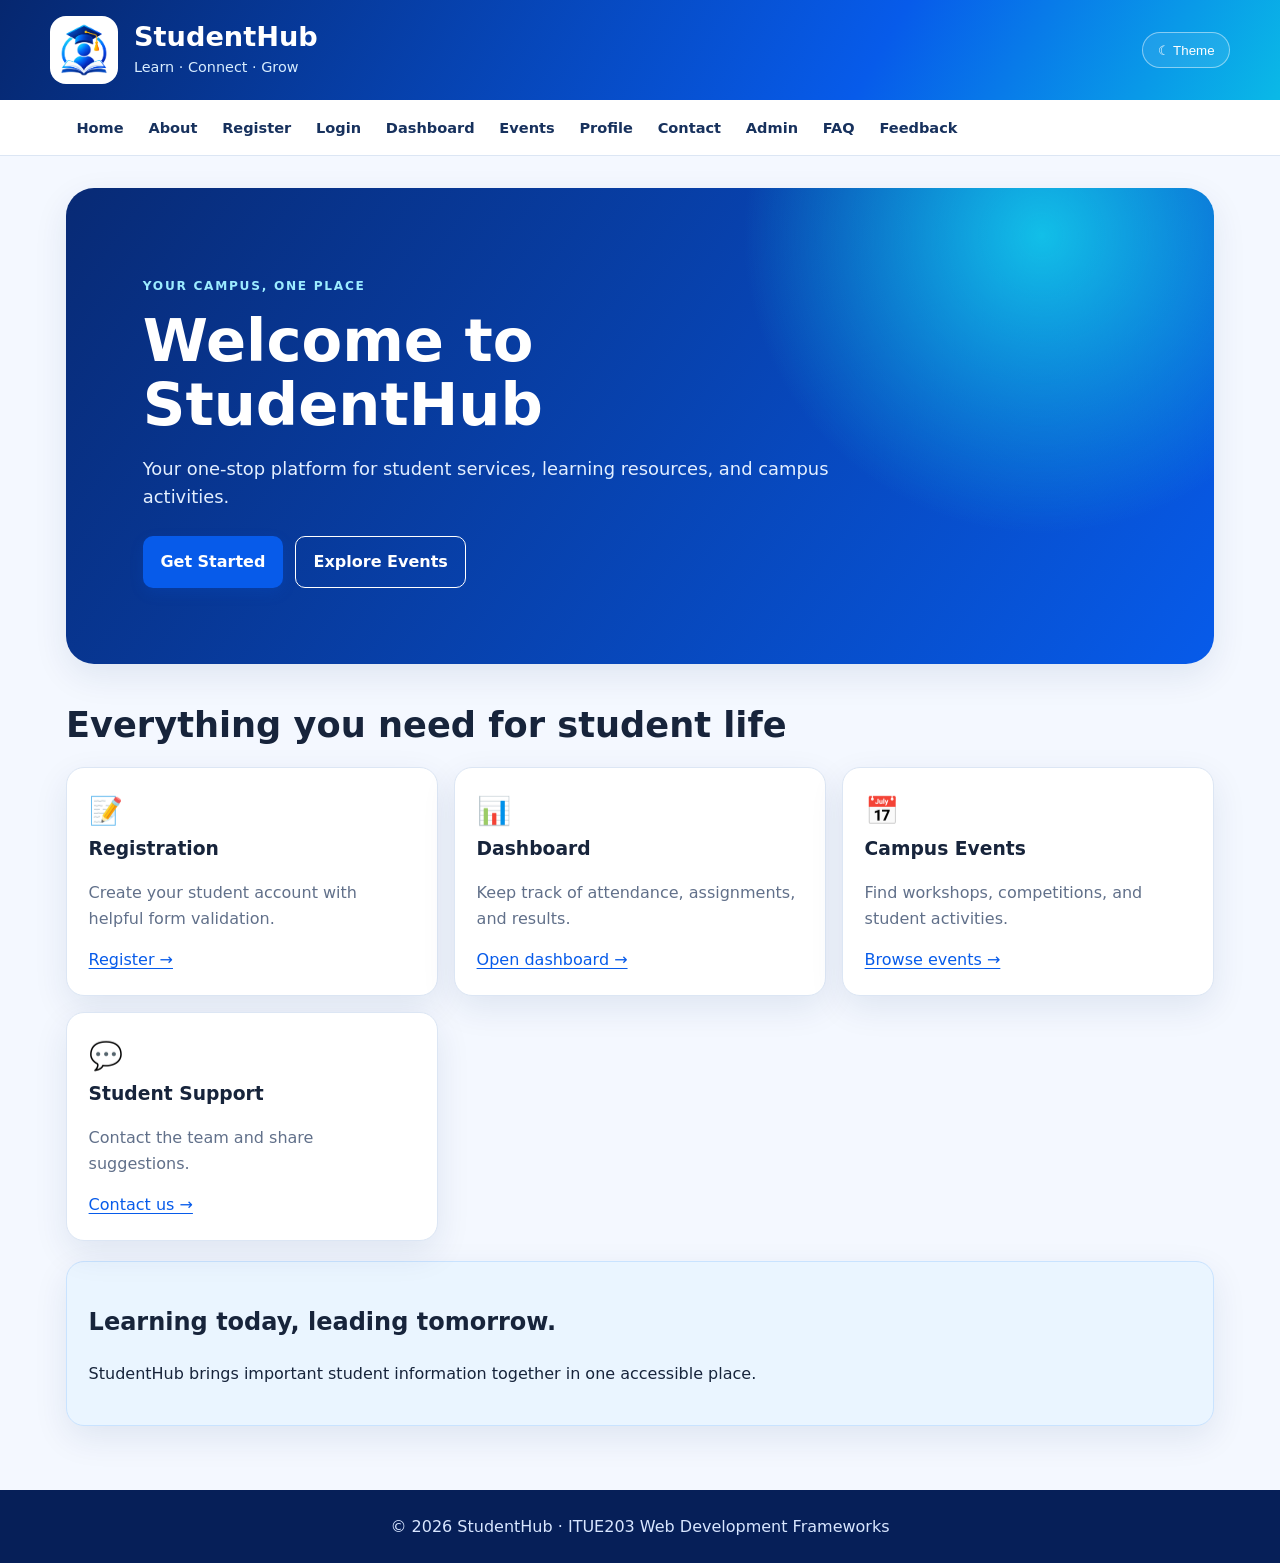
<file: index.html>
<!doctype html>
<html lang="en">
<head>
  <meta charset="utf-8">
  <meta name="viewport" content="width=device-width, initial-scale=1">
  <meta name="description" content="StudentHub student portal">
  <title>Home | StudentHub</title>
  <link rel="stylesheet" href="style.css">
</head>
<body>
<a class="skip-link" href="#main">Skip to content</a>
<header class="site-header">
  <img src="assets/logo.png" alt="StudentHub education logo" class="logo">
  <div><h1>StudentHub</h1><p>Learn · Connect · Grow</p></div>
  <button class="theme-toggle" id="themeToggle" type="button" aria-label="Toggle light and dark theme">☾ Theme</button>
</header>
<nav class="main-nav" aria-label="Main navigation">
  <button class="menu-toggle" id="menuToggle" aria-expanded="false" aria-controls="navLinks">☰ Menu</button>
  <div class="nav-links" id="navLinks"><a href="index.html">Home</a>
<a href="about.html">About</a>
<a href="register.html">Register</a>
<a href="login.html">Login</a>
<a href="dashboard.html">Dashboard</a>
<a href="events.html">Events</a>
<a href="profile.html">Profile</a>
<a href="contact.html">Contact</a>
<a href="admin.html">Admin</a>
<a href="faq.html">FAQ</a>
<a href="feedback.html">Feedback</a></div>
</nav>
<main id="main" class="page-wrap">

<section class="hero">
  <p class="eyebrow">YOUR CAMPUS, ONE PLACE</p>
  <h2>Welcome to StudentHub</h2>
  <p class="lead">Your one-stop platform for student services, learning resources, and campus activities.</p>
  <div class="hero-actions"><a class="button" href="register.html">Get Started</a><a class="button button-outline" href="events.html">Explore Events</a></div>
</section>
<section class="section"><h2>Everything you need for student life</h2><div class="card-grid">
<article class="card"><span class="card-icon">📝</span><h3>Registration</h3><p>Create your student account with helpful form validation.</p><a href="register.html">Register →</a></article>
<article class="card"><span class="card-icon">📊</span><h3>Dashboard</h3><p>Keep track of attendance, assignments, and results.</p><a href="dashboard.html">Open dashboard →</a></article>
<article class="card"><span class="card-icon">📅</span><h3>Campus Events</h3><p>Find workshops, competitions, and student activities.</p><a href="events.html">Browse events →</a></article>
<article class="card"><span class="card-icon">💬</span><h3>Student Support</h3><p>Contact the team and share suggestions.</p><a href="contact.html">Contact us →</a></article>
</div></section>
<section class="notice"><h2>Learning today, leading tomorrow.</h2><p>StudentHub brings important student information together in one accessible place.</p></section>

</main>
<footer class="site-footer"><p>&copy; 2026 StudentHub · ITUE203 Web Development Frameworks</p></footer>
<script src="script.js" defer></script>

</body>
</html>
</file>
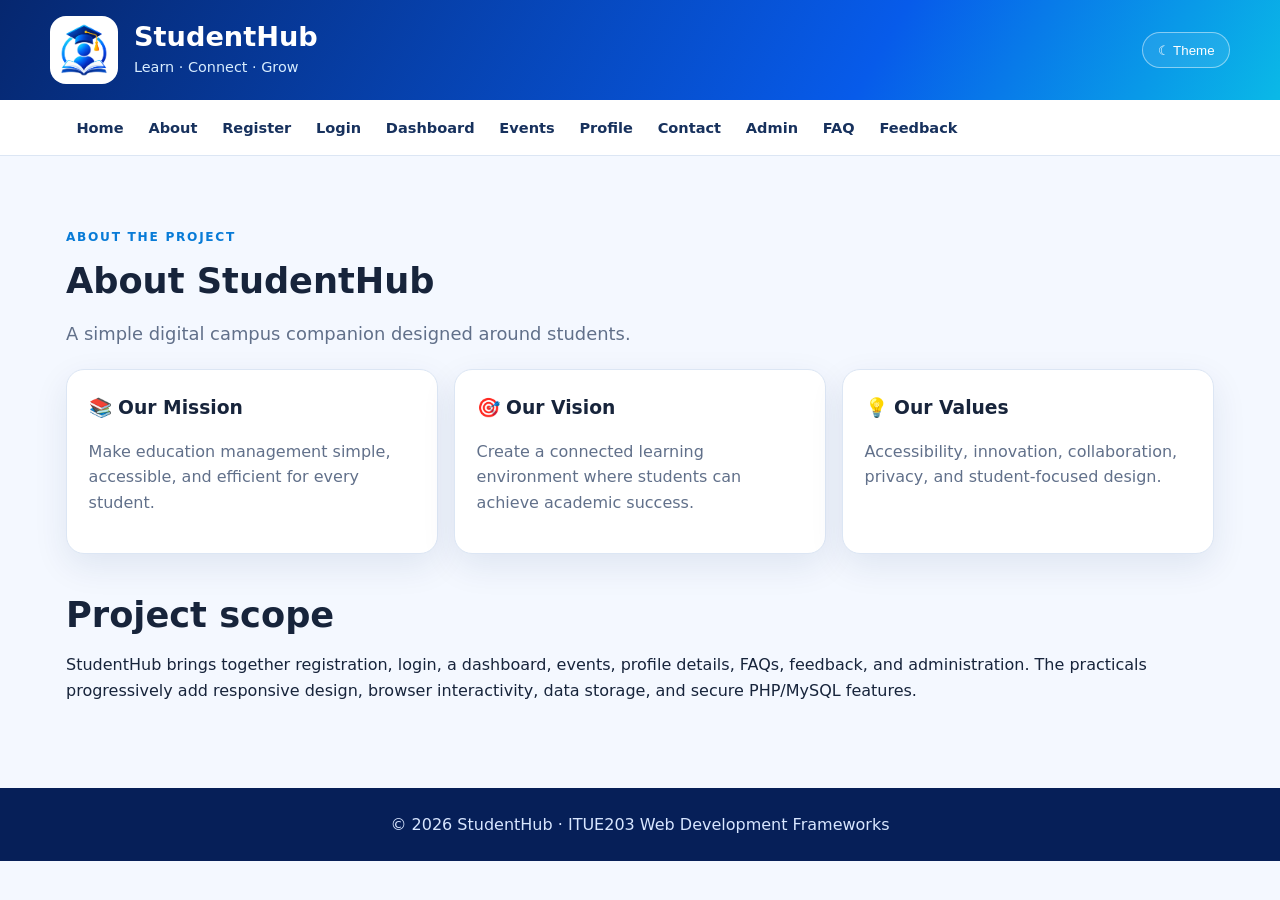
<file: about.html>
<!doctype html>
<html lang="en">
<head>
  <meta charset="utf-8">
  <meta name="viewport" content="width=device-width, initial-scale=1">
  <meta name="description" content="StudentHub student portal">
  <title>About | StudentHub</title>
  <link rel="stylesheet" href="style.css">
</head>
<body>
<a class="skip-link" href="#main">Skip to content</a>
<header class="site-header">
  <img src="assets/logo.png" alt="StudentHub education logo" class="logo">
  <div><h1>StudentHub</h1><p>Learn · Connect · Grow</p></div>
  <button class="theme-toggle" id="themeToggle" type="button" aria-label="Toggle light and dark theme">☾ Theme</button>
</header>
<nav class="main-nav" aria-label="Main navigation">
  <button class="menu-toggle" id="menuToggle" aria-expanded="false" aria-controls="navLinks">☰ Menu</button>
  <div class="nav-links" id="navLinks"><a href="index.html">Home</a>
<a href="about.html">About</a>
<a href="register.html">Register</a>
<a href="login.html">Login</a>
<a href="dashboard.html">Dashboard</a>
<a href="events.html">Events</a>
<a href="profile.html">Profile</a>
<a href="contact.html">Contact</a>
<a href="admin.html">Admin</a>
<a href="faq.html">FAQ</a>
<a href="feedback.html">Feedback</a></div>
</nav>
<main id="main" class="page-wrap">

<section class="page-heading"><p class="eyebrow">ABOUT THE PROJECT</p><h2>About StudentHub</h2><p class="lead">A simple digital campus companion designed around students.</p></section>
<section class="card-grid">
<article class="card"><h3>📚 Our Mission</h3><p>Make education management simple, accessible, and efficient for every student.</p></article>
<article class="card"><h3>🎯 Our Vision</h3><p>Create a connected learning environment where students can achieve academic success.</p></article>
<article class="card"><h3>💡 Our Values</h3><p>Accessibility, innovation, collaboration, privacy, and student-focused design.</p></article>
</section>
<section class="section"><h2>Project scope</h2><p>StudentHub brings together registration, login, a dashboard, events, profile details, FAQs, feedback, and administration. The practicals progressively add responsive design, browser interactivity, data storage, and secure PHP/MySQL features.</p></section>

</main>
<footer class="site-footer"><p>&copy; 2026 StudentHub · ITUE203 Web Development Frameworks</p></footer>
<script src="script.js" defer></script>

</body>
</html>
</file>
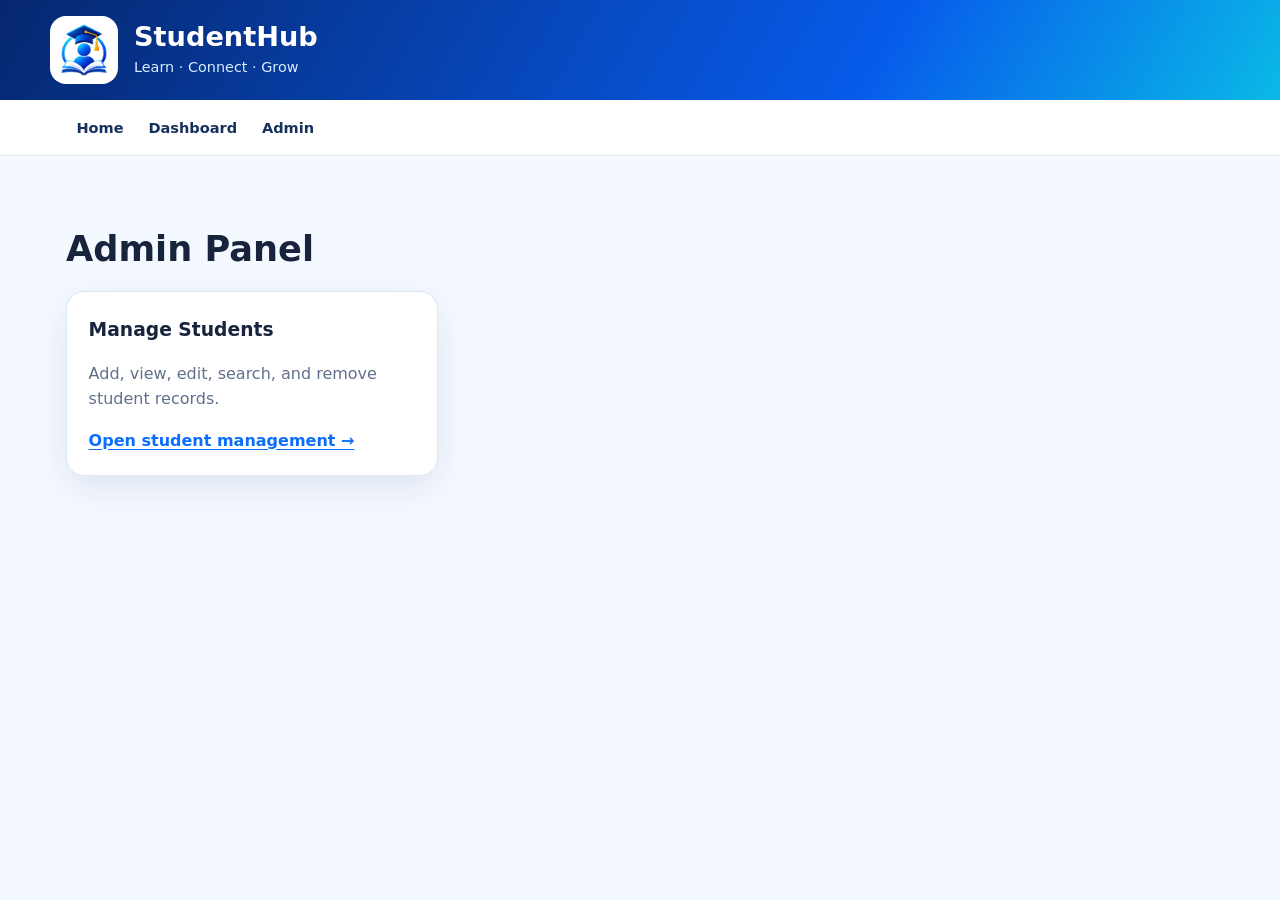
<file: admin.html>
<!doctype html>
<html lang="en">
<head>
  <meta charset="utf-8">
  <meta name="viewport" content="width=device-width, initial-scale=1">
  <title>Admin | StudentHub</title>
  <link rel="stylesheet" href="style.css">
</head>
<body>
<header class="site-header">
  <img src="assets/logo.png" alt="StudentHub logo" class="logo">
  <div><h1>StudentHub</h1><p>Learn · Connect · Grow</p></div>
</header>
<nav class="main-nav">
  <div class="nav-links">
    <a href="index.html">Home</a>
    <a href="dashboard.html">Dashboard</a>
    <a href="admin.html">Admin</a>
  </div>
</nav>
<main class="page-wrap">
  <section class="page-heading">
    <h2>Admin Panel</h2>
  </section>
  <section class="card-grid">
    <article class="card">
      <h3>Manage Students</h3>
      <p>Add, view, edit, search, and remove student records.</p>
      <!-- AHIYA SACHI LINK CHHE -->
      <a href="admin_students.php" style="color: #0d6efd; font-weight: bold;">Open student management →</a>
    </article>
  </section>
</main>
</body>
</html>
</file>
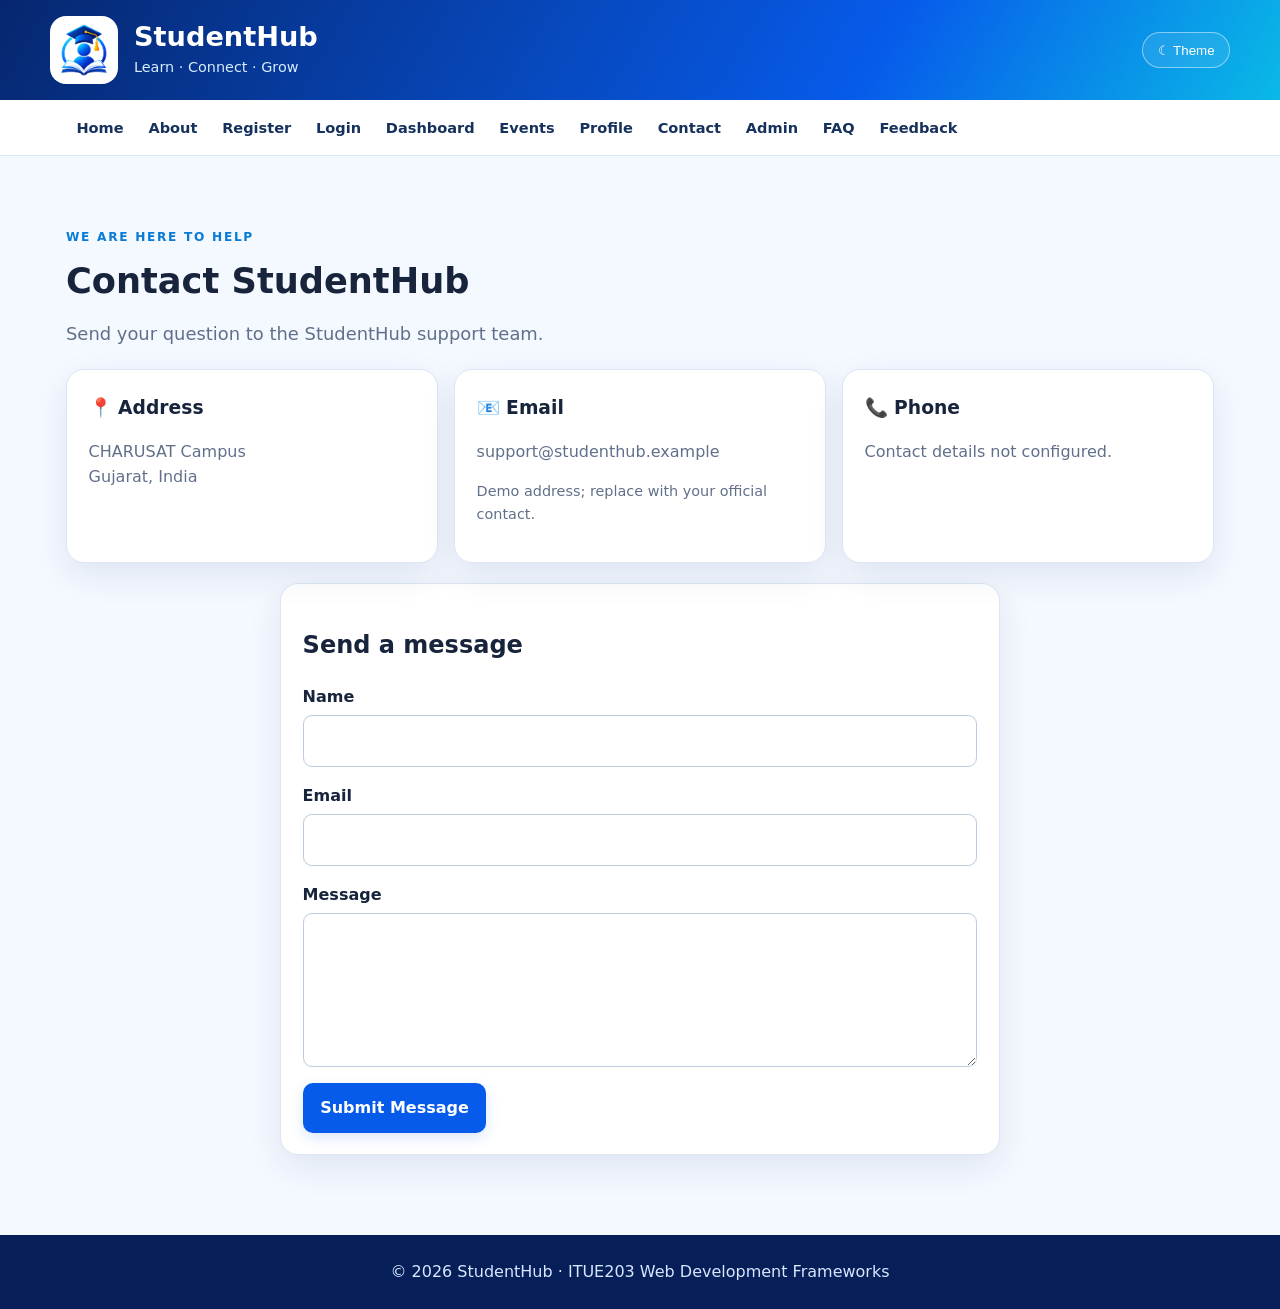
<file: contact.html>
<!doctype html>
<html lang="en">
<head>
  <meta charset="utf-8">
  <meta name="viewport" content="width=device-width, initial-scale=1">
  <meta name="description" content="StudentHub student portal">
  <title>Contact | StudentHub</title>
  <link rel="stylesheet" href="style.css">
</head>
<body>
<a class="skip-link" href="#main">Skip to content</a>
<header class="site-header">
  <img src="assets/logo.png" alt="StudentHub education logo" class="logo">
  <div><h1>StudentHub</h1><p>Learn · Connect · Grow</p></div>
  <button class="theme-toggle" id="themeToggle" type="button" aria-label="Toggle light and dark theme">☾ Theme</button>
</header>
<nav class="main-nav" aria-label="Main navigation">
  <button class="menu-toggle" id="menuToggle" aria-expanded="false" aria-controls="navLinks">☰ Menu</button>
  <div class="nav-links" id="navLinks">
    <a href="index.html">Home</a>
    <a href="about.html">About</a>
    <a href="register.html">Register</a>
    <a href="login.html">Login</a>
    <a href="dashboard.html">Dashboard</a>
    <a href="events.html">Events</a>
    <a href="profile.html">Profile</a>
    <a href="contact.html">Contact</a>
    <a href="admin.html">Admin</a>
    <a href="faq.html">FAQ</a>
    <a href="feedback.html">Feedback</a>
  </div>
</nav>
<main id="main" class="page-wrap">

<section class="page-heading">
  <p class="eyebrow">WE ARE HERE TO HELP</p>
  <h2>Contact StudentHub</h2>
  <p class="lead">Send your question to the StudentHub support team.</p>
</section>

<div class="card-grid">
  <article class="card"><h3>📍 Address</h3><p>CHARUSAT Campus<br>Gujarat, India</p></article>
  <article class="card"><h3>📧 Email</h3><p>support@studenthub.example</p><p class="muted">Demo address; replace with your official contact.</p></article>
  <article class="card"><h3>📞 Phone</h3><p>Contact details not configured.</p></article>
</div>

<section class="form-panel narrow">
  <h2>Send a message</h2>
  
  <!-- AHIYA MESSAGE BATAVVA MATE NU DIV ADD KARELU CHHE -->
  <div id="formMessage" style="display: none; padding: 1rem; margin-bottom: 1.5rem; border-radius: 8px; font-weight: bold;"></div>
  
  <form action="php/contact.php" method="post">
    <div class="field"><label for="contactName">Name</label><input id="contactName" name="name" required></div>
    <div class="field"><label for="contactEmail">Email</label><input id="contactEmail" name="email" type="email" required></div>
    <div class="field"><label for="contactMessage">Message</label><textarea id="contactMessage" name="message" rows="5" required></textarea></div>
    <button class="button" type="submit">Submit Message</button>
  </form>
</section>

</main>
<footer class="site-footer">
  <p>&copy; 2026 StudentHub · ITUE203 Web Development Frameworks</p>
</footer>

<script src="script.js" defer></script>
<script>
    const urlParams = new URLSearchParams(window.location.search);
    const msgDiv = document.getElementById('formMessage');
    
    if (urlParams.has('status')) {
        msgDiv.style.display = 'block';
        if (urlParams.get('status') === 'success') {
            msgDiv.style.backgroundColor = '#d4edda';
            msgDiv.style.color = '#155724';
            msgDiv.style.border = '1px solid #c3e6cb';
            msgDiv.textContent = 'Thank you! Your message has been saved successfully.';
        } else if (urlParams.get('status') === 'error') {
            msgDiv.style.backgroundColor = '#f8d7da';
            msgDiv.style.color = '#721c24';
            msgDiv.style.border = '1px solid #f5c6cb';
            msgDiv.textContent = 'Error processing your request. Please ensure all inputs are valid.';
        }
    }
</script>


</body>
</html>
</file>
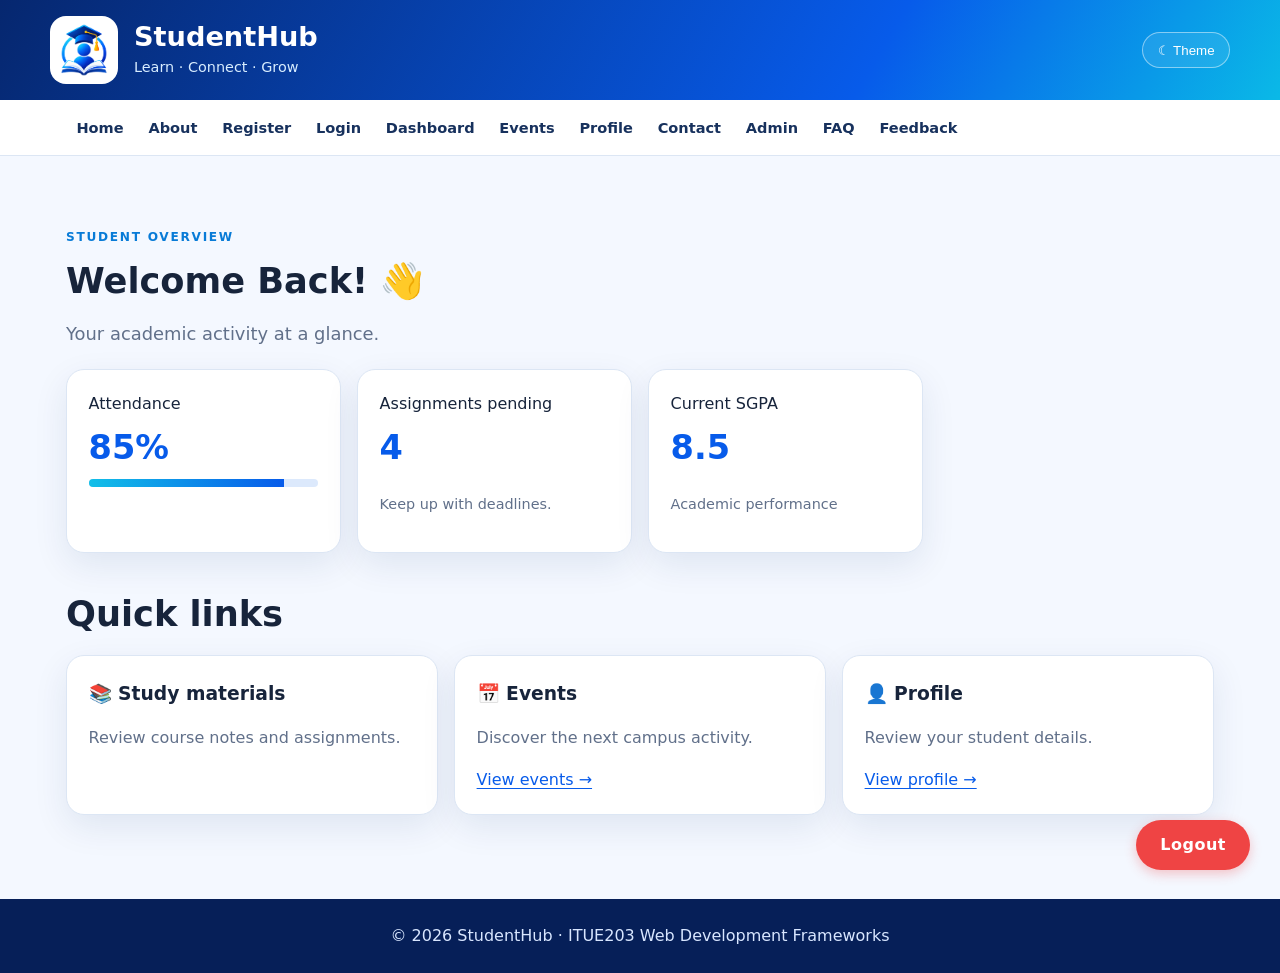
<file: dashboard.html>
<!doctype html>
<html lang="en">
<head>
  <meta charset="utf-8">
  <meta name="viewport" content="width=device-width, initial-scale=1">
  <meta name="description" content="StudentHub student portal">
  <title>Dashboard | StudentHub</title>
  <link rel="stylesheet" href="style.css?v=2">
</head>
<body>
<a class="skip-link" href="#main">Skip to content</a>
<header class="site-header">
  <img src="assets/logo.png" alt="StudentHub education logo" class="logo">
  <div><h1>StudentHub</h1><p>Learn · Connect · Grow</p></div>
  <button class="theme-toggle" id="themeToggle" type="button" aria-label="Toggle light and dark theme">☾ Theme</button>
</header>
<nav class="main-nav" aria-label="Main navigation">
  <button class="menu-toggle" id="menuToggle" aria-expanded="false" aria-controls="navLinks">☰ Menu</button>
  <div class="nav-links" id="navLinks">
    <a href="index.html">Home</a>
    <a href="about.html">About</a>
    <a href="register.html">Register</a>
    <a href="login.html">Login</a>
    <a href="dashboard.html">Dashboard</a>
    <a href="events.html">Events</a>
    <a href="profile.html">Profile</a>
    <a href="contact.html">Contact</a>
    <!-- Ahiya link update kari chhe -->
    <a href="admin_students.php">Admin</a>
    <a href="faq.html">FAQ</a>
    <a href="feedback.html">Feedback</a>
  </div>
  <a href="php/logout.php" class="logout-btn">Logout</a>
</nav>

<main id="main" class="page-wrap">
  <section class="page-heading">
    <p class="eyebrow">STUDENT OVERVIEW</p>
    <h2>Welcome Back! 👋</h2>
    <p class="lead">Your academic activity at a glance.</p>
    
    <!-- Success Message Box Ahiya Muki Chhe -->
    <div id="dashboardMessage" style="display: none; padding: 1rem; margin-top: 1rem; border-radius: 4px; font-weight: bold; text-align: center; background-color: #d4edda; color: #155724; border: 1px solid #c3e6cb;"></div>
  </section>

  <section class="stats-grid">
    <article class="stat-card"><span>Attendance</span><strong>85%</strong><div class="progress"><span style="width:85%"></span></div></article>
    <article class="stat-card"><span>Assignments pending</span><strong>4</strong><p class="muted">Keep up with deadlines.</p></article>
    <article class="stat-card"><span>Current SGPA</span><strong>8.5</strong><p class="muted">Academic performance</p></article>
  </section>

  <section class="section">
    <h2>Quick links</h2>
    <div class="card-grid">
      <article class="card"><h3>📚 Study materials</h3><p>Review course notes and assignments.</p></article>
      <article class="card"><h3>📅 Events</h3><p>Discover the next campus activity.</p><a href="events.html">View events →</a></article>
      <article class="card"><h3>👤 Profile</h3><p>Review your student details.</p><a href="profile.html">View profile →</a></article>
    </div>
  </section>
</main>

<footer class="site-footer"><p>&copy; 2026 StudentHub · ITUE203 Web Development Frameworks</p></footer>

<!-- External Script -->
<script src="script.js" defer></script>

<!-- Inline Script (Have browser aa code ne barabar samajshe) -->
<script>
    // 1. Session Check & Dynamic Name Fetch
    fetch('php/get_user.php')
        .then(response => response.json())
        .then(data => {
            if (data.status === 'success') {
                const heading = document.querySelector('h2');
                if(heading) {
                    heading.innerHTML = `Welcome back, <span style="color: #0d6efd;">${data.name}</span>! 👋`;
                }
            } else {
                window.location.href = 'login.html?error=unauthorized';
            }
        })
        
        .catch(error => console.error('Error fetching user data:', error));

    // 2. Login Success Message
    const dashParams = new URLSearchParams(window.location.search);
    if (dashParams.get('status') === 'loggedin') {
        const msgBox = document.getElementById('dashboardMessage');
        if(msgBox) {
            msgBox.style.display = 'block';
            msgBox.textContent = 'Login Successful! Welcome to your Dashboard.';
            setTimeout(() => { msgBox.style.display = 'none'; }, 3000);
        }
    }
</script>
</body>
</html>
</file>
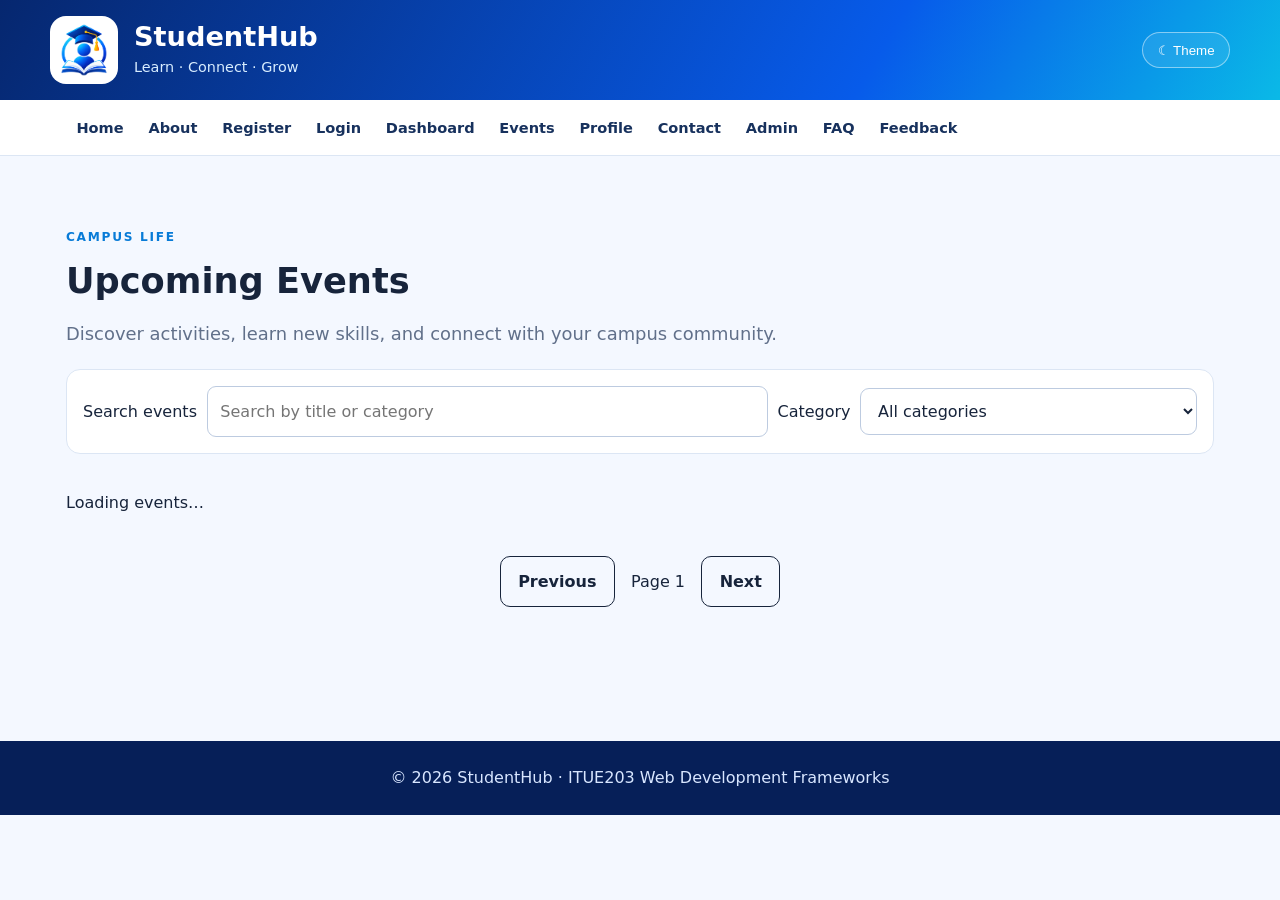
<file: events.html>
<!doctype html>
<html lang="en">
<head>
  <meta charset="utf-8">
  <meta name="viewport" content="width=device-width, initial-scale=1">
  <meta name="description" content="StudentHub student portal">
  <title>Events | StudentHub</title>
  <link rel="stylesheet" href="style.css">
</head>
<body>
<a class="skip-link" href="#main">Skip to content</a>
<header class="site-header">
  <img src="assets/logo.png" alt="StudentHub education logo" class="logo">
  <div><h1>StudentHub</h1><p>Learn · Connect · Grow</p></div>
  <button class="theme-toggle" id="themeToggle" type="button" aria-label="Toggle light and dark theme">☾ Theme</button>
</header>
<nav class="main-nav" aria-label="Main navigation">
  <button class="menu-toggle" id="menuToggle" aria-expanded="false" aria-controls="navLinks">☰ Menu</button>
  <div class="nav-links" id="navLinks"><a href="index.html">Home</a>
<a href="about.html">About</a>
<a href="register.html">Register</a>
<a href="login.html">Login</a>
<a href="dashboard.html">Dashboard</a>

<a href="events.html">Events</a>
<a href="profile.html">Profile</a>
<a href="contact.html">Contact</a>
<a href="admin.html">Admin</a>
<a href="faq.html">FAQ</a>
<a href="feedback.html">Feedback</a></div>
</nav>
<main id="main" class="page-wrap">

<section class="page-heading"><p class="eyebrow">CAMPUS LIFE</p><h2>Upcoming Events</h2><p class="lead">Discover activities, learn new skills, and connect with your campus community.</p></section>
<div class="toolbar"><label for="eventSearch">Search events</label><input id="eventSearch" type="search" placeholder="Search by title or category"><label for="eventCategory">Category</label><select id="eventCategory"><option value="all">All categories</option><option value="Technical">Technical</option><option value="Cultural">Cultural</option><option value="Sports">Sports</option></select></div>
<div id="eventList" class="card-grid" aria-live="polite"><p>Loading events…</p></div>
<div class="pagination"><button id="prevEvents" class="button button-outline" type="button">Previous</button><span id="pageInfo">Page 1</span><button id="nextEvents" class="button button-outline" type="button">Next</button></div>

</main>
<footer class="site-footer"><p>&copy; 2026 StudentHub · ITUE203 Web Development Frameworks</p></footer>
<script src="script.js" defer></script>

</body>
</html>
</file>
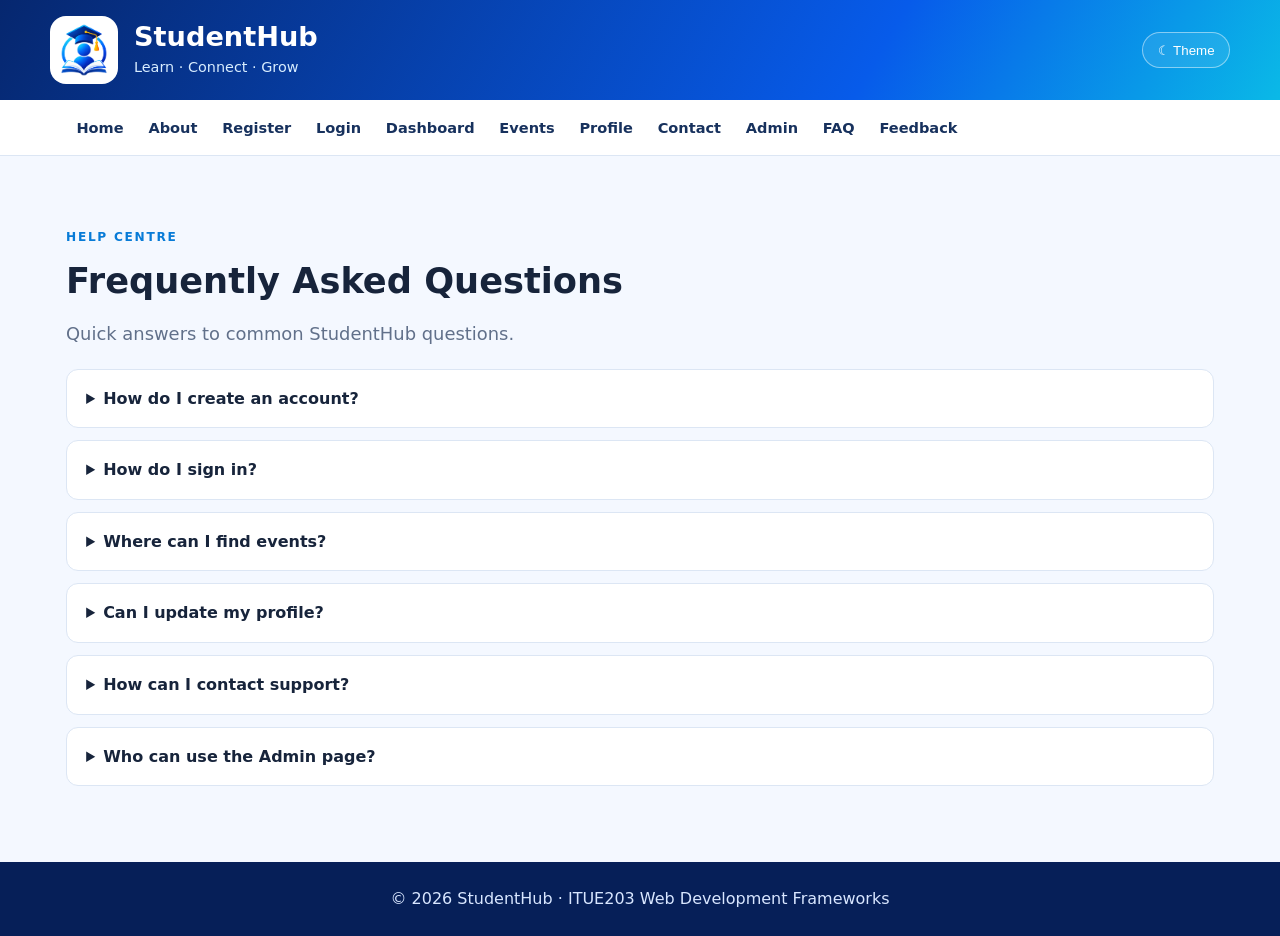
<file: faq.html>
<!doctype html>
<html lang="en">
<head>
  <meta charset="utf-8">
  <meta name="viewport" content="width=device-width, initial-scale=1">
  <meta name="description" content="StudentHub student portal">
  <title>FAQ | StudentHub</title>
  <link rel="stylesheet" href="style.css">
</head>
<body>
<a class="skip-link" href="#main">Skip to content</a>
<header class="site-header">
  <img src="assets/logo.png" alt="StudentHub education logo" class="logo">
  <div><h1>StudentHub</h1><p>Learn · Connect · Grow</p></div>
  <button class="theme-toggle" id="themeToggle" type="button" aria-label="Toggle light and dark theme">☾ Theme</button>
</header>
<nav class="main-nav" aria-label="Main navigation">
  <button class="menu-toggle" id="menuToggle" aria-expanded="false" aria-controls="navLinks">☰ Menu</button>
  <div class="nav-links" id="navLinks"><a href="index.html">Home</a>
<a href="about.html">About</a>
<a href="register.html">Register</a>
<a href="login.html">Login</a>
<a href="dashboard.html">Dashboard</a>
<a href="events.html">Events</a>
<a href="profile.html">Profile</a>
<a href="contact.html">Contact</a>
<a href="admin.html">Admin</a>
<a href="faq.html">FAQ</a>
<a href="feedback.html">Feedback</a></div>
</nav>
<main id="main" class="page-wrap">

<section class="page-heading"><p class="eyebrow">HELP CENTRE</p><h2>Frequently Asked Questions</h2><p class="lead">Quick answers to common StudentHub questions.</p></section>
<section class="faq-list">
<details><summary>How do I create an account?</summary><p>Open Register, complete the required fields, and submit the form.</p></details>
<details><summary>How do I sign in?</summary><p>Use the Login page with the email and password you registered. Database login requires the PHP server.</p></details>
<details><summary>Where can I find events?</summary><p>Open Events. Search by event name or filter by category.</p></details>
<details><summary>Can I update my profile?</summary><p>The profile page currently demonstrates profile information. Editing is a future backend extension.</p></details>
<details><summary>How can I contact support?</summary><p>Use the Contact form to submit your question.</p></details>
<details><summary>Who can use the Admin page?</summary><p>In the backend practicals, administrative actions must be protected by role-based access control.</p></details>
</section>

</main>
<footer class="site-footer"><p>&copy; 2026 StudentHub · ITUE203 Web Development Frameworks</p></footer>
<script src="script.js" defer></script>

</body>
</html>
</file>
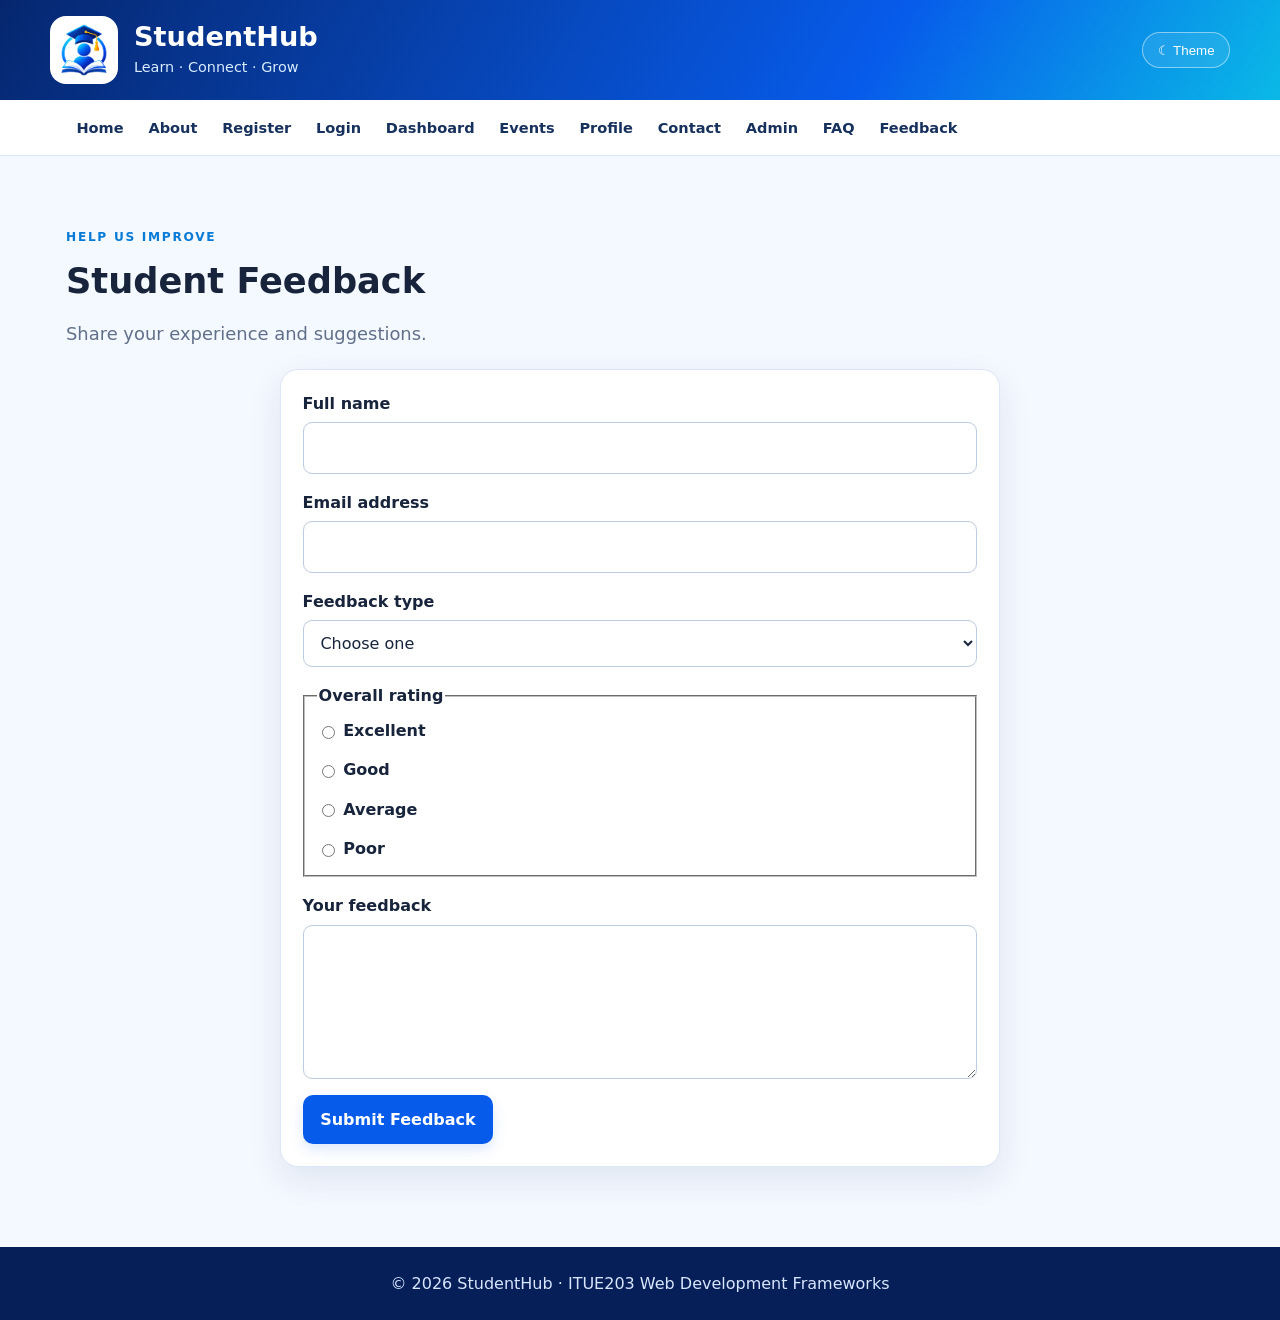
<file: feedback.html>
<!doctype html>
<html lang="en">
<head>
  <meta charset="utf-8">
  <meta name="viewport" content="width=device-width, initial-scale=1">
  <meta name="description" content="StudentHub student portal">
  <title>Feedback | StudentHub</title>
  <link rel="stylesheet" href="style.css">
</head>
<body>
<a class="skip-link" href="#main">Skip to content</a>
<header class="site-header">
  <img src="assets/logo.png" alt="StudentHub education logo" class="logo">
  <div><h1>StudentHub</h1><p>Learn · Connect · Grow</p></div>
  <button class="theme-toggle" id="themeToggle" type="button" aria-label="Toggle light and dark theme">☾ Theme</button>
</header>
<nav class="main-nav" aria-label="Main navigation">
  <button class="menu-toggle" id="menuToggle" aria-expanded="false" aria-controls="navLinks">☰ Menu</button>
  <div class="nav-links" id="navLinks"><a href="index.html">Home</a>
<a href="about.html">About</a>
<a href="register.html">Register</a>
<a href="login.html">Login</a>
<a href="dashboard.html">Dashboard</a>
<a href="events.html">Events</a>
<a href="profile.html">Profile</a>
<a href="contact.html">Contact</a>
<a href="admin.html">Admin</a>
<a href="faq.html">FAQ</a>
<a href="feedback.html">Feedback</a></div>
</nav>
<main id="main" class="page-wrap">

<section class="page-heading"><p class="eyebrow">HELP US IMPROVE</p><h2>Student Feedback</h2><p class="lead">Share your experience and suggestions.</p></section>
<section class="form-panel narrow"><form action="php/feedback.php" method="post"><div class="field"><label for="feedbackName">Full name</label><input id="feedbackName" name="name" required></div><div class="field"><label for="feedbackEmail">Email address</label><input id="feedbackEmail" name="email" type="email" required></div><div class="field"><label for="feedbackType">Feedback type</label><select id="feedbackType" name="type" required><option value="">Choose one</option><option>Website Design</option><option>Study Materials</option><option>Events</option><option>Technical Support</option><option>Suggestion</option><option>Complaint</option></select></div><fieldset class="field"><legend>Overall rating</legend><label class="inline"><input type="radio" name="rating" value="Excellent" required> Excellent</label><label class="inline"><input type="radio" name="rating" value="Good"> Good</label><label class="inline"><input type="radio" name="rating" value="Average"> Average</label><label class="inline"><input type="radio" name="rating" value="Poor"> Poor</label></fieldset><div class="field"><label for="feedbackText">Your feedback</label><textarea id="feedbackText" name="message" rows="5" required></textarea></div><button class="button" type="submit">Submit Feedback</button></form></section>

</main>
<footer class="site-footer"><p>&copy; 2026 StudentHub · ITUE203 Web Development Frameworks</p></footer>
<script src="script.js" defer></script>

</body>
</html>
</file>
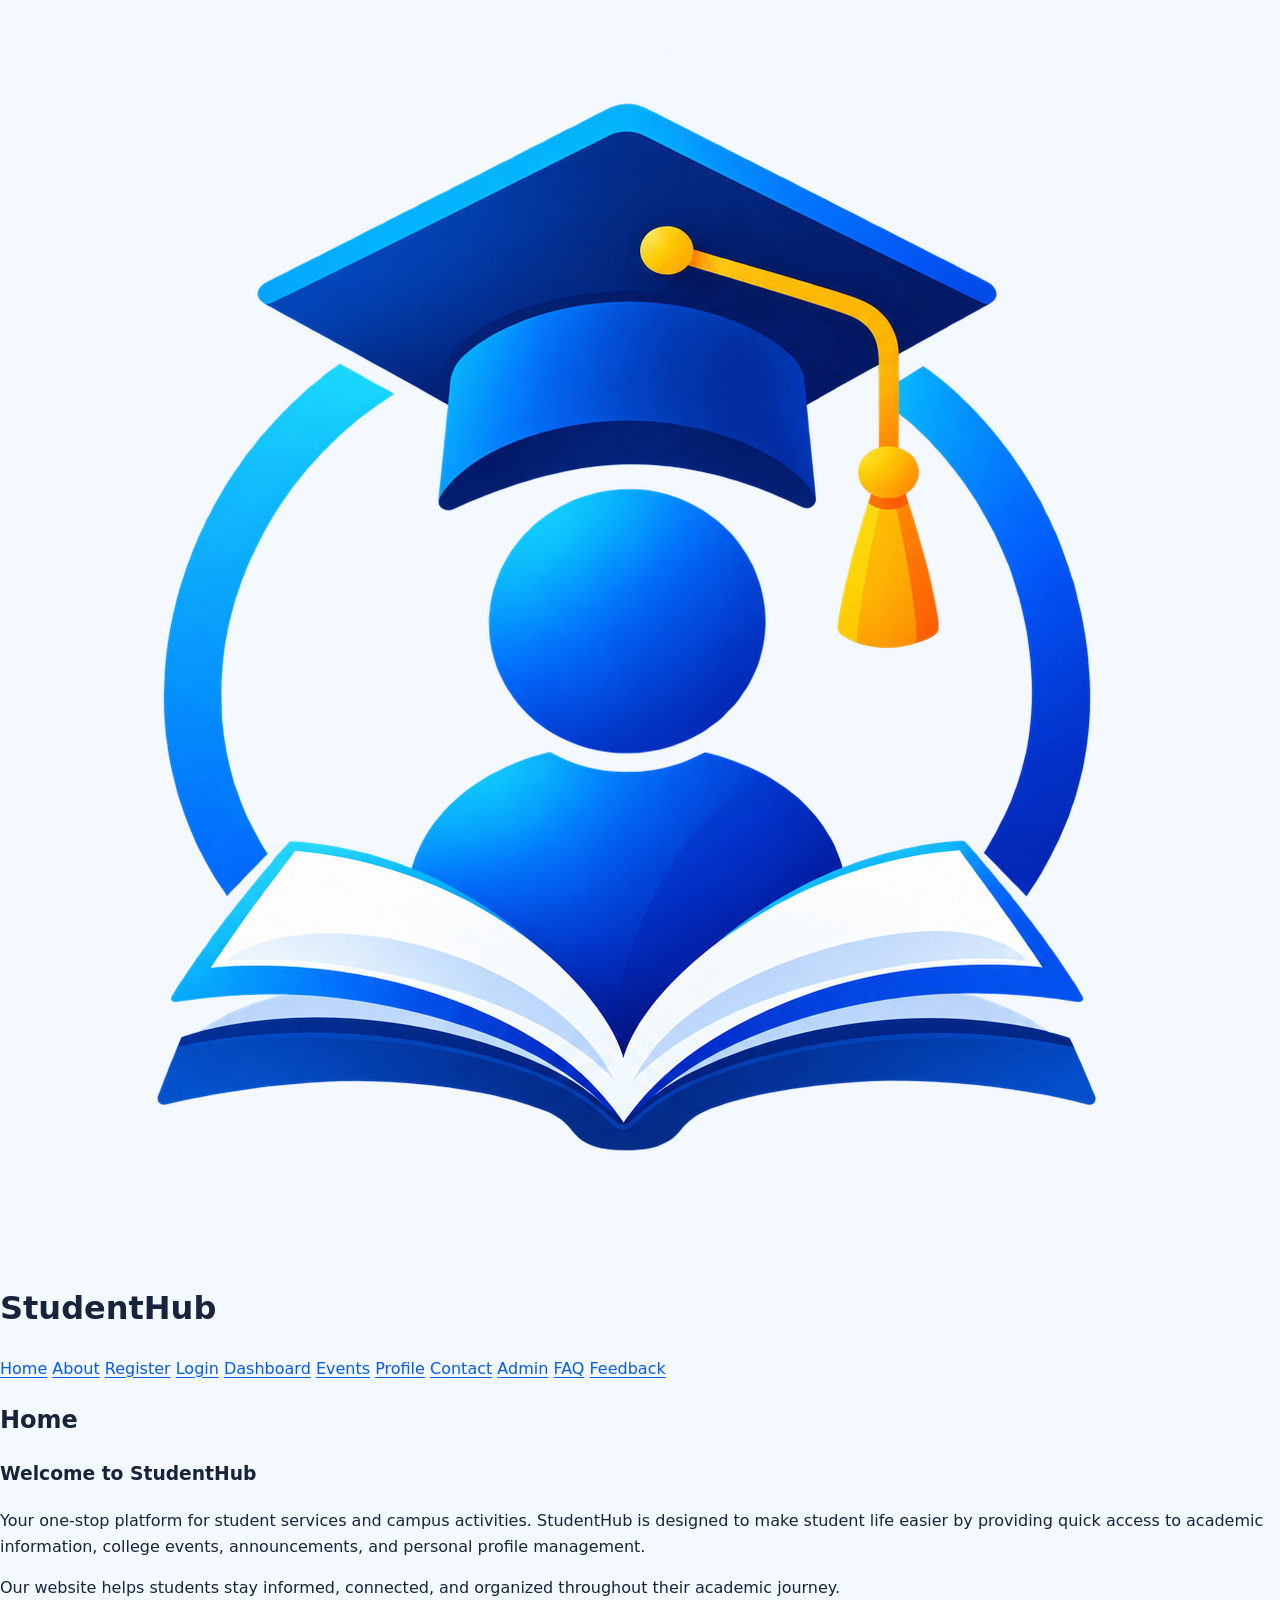
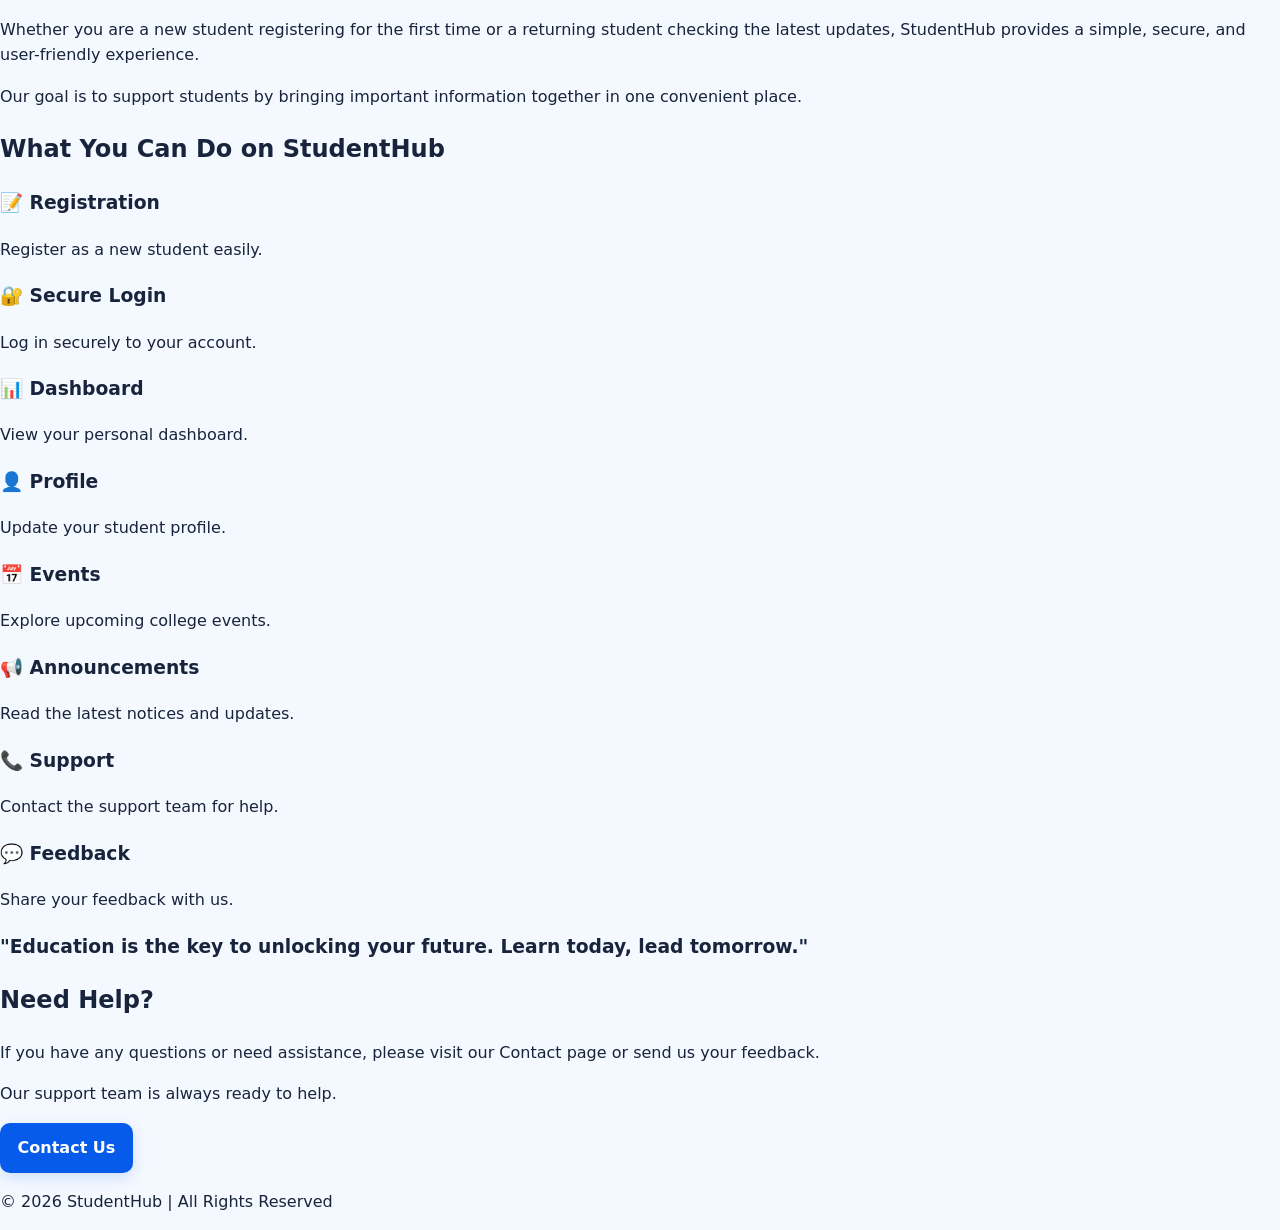
<file: home.html>
<!DOCTYPE html>
<html lang="en">

<head>
    <meta charset="UTF-8">
    <meta name="viewport" content="width=device-width, initial-scale=1.0">

    <title>StudentHub - Home</title>

    <link rel="stylesheet" href="style.css">
    <script src="script.js" defer></script>
</head>

<body>

    <!-- Header -->
    <header>
        <img src="logo.png" alt="StudentHub Logo">
        <h1>StudentHub</h1>
    </header>


    <!-- Navigation Bar -->
    <nav>
        <a href="index.html"></a>
        <a href="home.html">Home</a>
        <a href="about.html">About</a>
        <a href="register.html">Register</a>
        <a href="login.html">Login</a>
        <a href="dashboard.html">Dashboard</a>
        <a href="events.html">Events</a>
        <a href="profile.html">Profile</a>
        <a href="contact.html">Contact</a>
        <a href="admin.html">Admin</a>
        <a href="faq.html">FAQ</a>
        <a href="feedback.html">Feedback</a>
    </nav>


    <!-- Main Content -->
    <main>

        <!-- Welcome Section -->
        <section class="welcome">

            <h2>Home</h2>

            <h3>Welcome to StudentHub</h3>

            <p>
                Your one-stop platform for student services and campus activities.
                StudentHub is designed to make student life easier by providing
                quick access to academic information, college events,
                announcements, and personal profile management.
            </p>

            <p>
                Our website helps students stay informed, connected, and organized
                throughout their academic journey.
            </p>

            <p>
                Whether you are a new student registering for the first time or
                a returning student checking the latest updates, StudentHub
                provides a simple, secure, and user-friendly experience.
            </p>

            <p>
                Our goal is to support students by bringing important information
                together in one convenient place.
            </p>

        </section>


        <!-- StudentHub Features -->
        <section class="features">

            <h2>What You Can Do on StudentHub</h2>

            <div class="feature-container">

                <div class="feature-card">
                    <h3>📝 Registration</h3>
                    <p>Register as a new student easily.</p>
                </div>

                <div class="feature-card">
                    
                    <h3>🔐 Secure Login</h3>
                    <p>Log in securely to your account.</p>
                </div>

                <div class="feature-card">
                    <h3>📊 Dashboard</h3>
                    <p>View your personal dashboard.</p>
                </div>

                <div class="feature-card">
                    <h3>👤 Profile</h3>
                    <p>Update your student profile.</p>
                </div>

                <div class="feature-card">
                    <h3>📅 Events</h3>
                    <p>Explore upcoming college events.</p>
                </div>

                <div class="feature-card">
                    <h3>📢 Announcements</h3>
                    <p>Read the latest notices and updates.</p>
                </div>

                <div class="feature-card">
                    <h3>📞 Support</h3>
                    <p>Contact the support team for help.</p>
                </div>

                <div class="feature-card">
                    <h3>💬 Feedback</h3>
                    <p>Share your feedback with us.</p>
                </div>

            </div>

        </section>


        <!-- Quote -->
        <section class="quote">

            <h3>
                "Education is the key to unlocking your future.
                Learn today, lead tomorrow."
            </h3>

        </section>


        <!-- Help Section -->
        <section class="help">

            <h2>Need Help?</h2>

            <p>
                If you have any questions or need assistance,
                please visit our Contact page or send us your feedback.
            </p>

            <p>
                Our support team is always ready to help.
            </p>

            <a href="contact.html" class="button">Contact Us</a>

        </section>

    </main>


    <!-- Footer -->
    <footer>

        <p>
            &copy; 2026 StudentHub | All Rights Reserved
        </p>

    </footer>

</body>

</html>
</file>
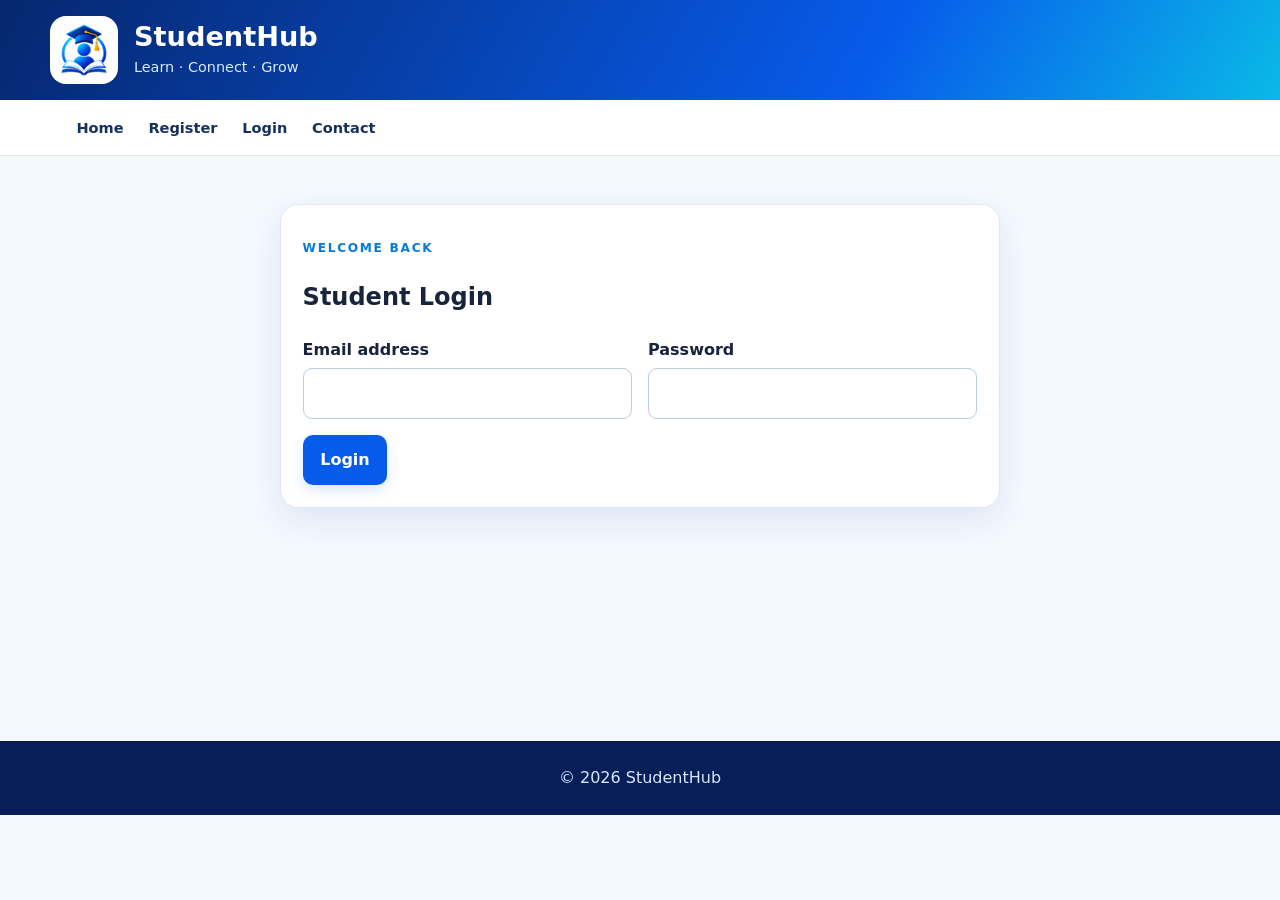
<file: login.html>
<!doctype html>
<html lang="en">
<head>
  <meta charset="utf-8">
  <meta name="viewport" content="width=device-width, initial-scale=1">
  <title>Login | StudentHub</title>
  <link rel="stylesheet" href="style.css">
</head>
<body>
<header class="site-header">
  <img src="assets/logo.png" alt="StudentHub education logo" class="logo">
  <div><h1>StudentHub</h1><p>Learn · Connect · Grow</p></div>
</header>
<nav class="main-nav" aria-label="Main navigation">
  <div class="nav-links">
    <a href="index.html">Home</a>
    <a href="register.html">Register</a>
    <a href="login.html">Login</a>
    <a href="contact.html">Contact</a>
  </div>
</nav>
<main id="main" class="page-wrap">

<section class="form-panel narrow">
  <p class="eyebrow">WELCOME BACK</p>
  <h2>Student Login</h2>

  <!-- Error Message Box -->
  <div id="loginMessage" style="display: none; padding: 1rem; margin-bottom: 1rem; border-radius: 4px; font-weight: bold; text-align: center;"></div>

  <form action="php/login.php" method="post">
    <div class="form-grid">
      <div class="field">
        <label for="email">Email address</label>
        <input id="email" name="email" type="email" required>
      </div>
      <div class="field">
        <label for="password">Password</label>
        <input id="password" name="password" type="password" required>
      </div>
    </div>
    <button class="button" type="submit">Login</button>
  </form>
</section>

</main>
<footer class="site-footer"><p>&copy; 2026 StudentHub</p></footer>

<script>
    const urlParams = new URLSearchParams(window.location.search);
    const msgDiv = document.getElementById('loginMessage');
    
    // Login Error Messages
    if (urlParams.has('error')) {
        msgDiv.style.display = 'block';
        msgDiv.style.backgroundColor = '#f8d7da';
        msgDiv.style.color = '#721c24';
        msgDiv.style.border = '1px solid #f5c6cb';
        
        const errorType = urlParams.get('error');
        if (errorType === 'wrong_password') {
            msgDiv.textContent = 'Incorrect password. Please try again.';
        } else if (errorType === 'not_found') {
            msgDiv.textContent = 'No account found with this email.';
        } else if (errorType === 'invalid') {
            msgDiv.textContent = 'Please fill in all fields.';
        }
    }
    
    // Logout Success Message (Aa navu add karyu)
    if (urlParams.has('status') && urlParams.get('status') === 'logged_out') {
        msgDiv.style.display = 'block';
        msgDiv.style.backgroundColor = '#d4edda';
        msgDiv.style.color = '#155724';
        msgDiv.style.border = '1px solid #c3e6cb';
        msgDiv.textContent = 'You have been successfully logged out.';
    }
</script>
</body>
</html>
</file>
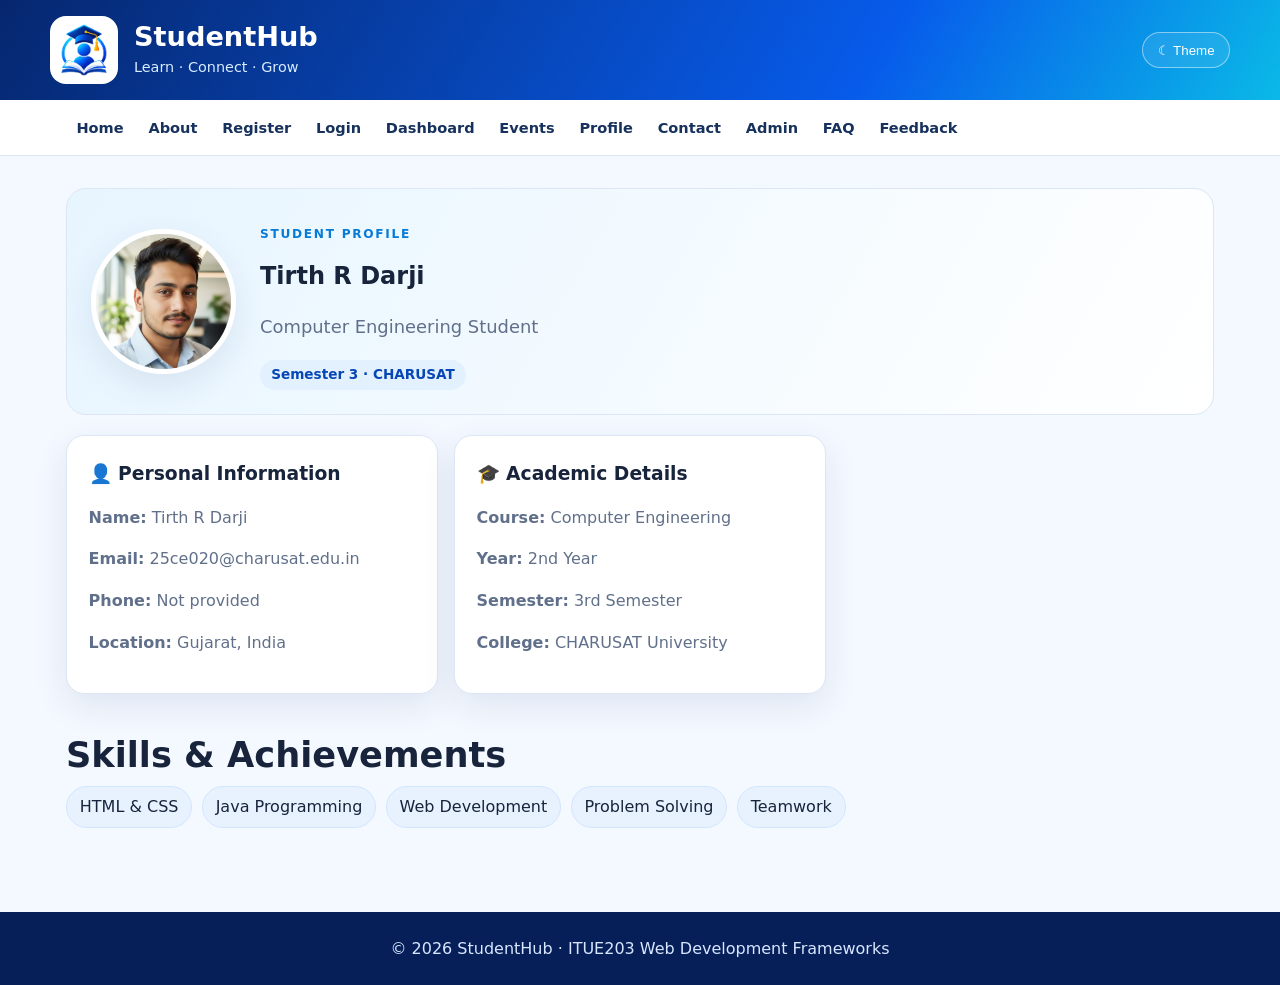
<file: profile.html>
<!doctype html>
<html lang="en">
<head>
  <meta charset="utf-8">
  <meta name="viewport" content="width=device-width, initial-scale=1">
  <meta name="description" content="StudentHub student portal">
  <title>Profile | StudentHub</title>
  <link rel="stylesheet" href="style.css">
</head>
<body>
<a class="skip-link" href="#main">Skip to content</a>
<header class="site-header">
  <img src="assets/logo.png" alt="StudentHub education logo" class="logo">
  <div><h1>StudentHub</h1><p>Learn · Connect · Grow</p></div>
  <button class="theme-toggle" id="themeToggle" type="button" aria-label="Toggle light and dark theme">☾ Theme</button>
</header>
<nav class="main-nav" aria-label="Main navigation">
  <button class="menu-toggle" id="menuToggle" aria-expanded="false" aria-controls="navLinks">☰ Menu</button>
  <div class="nav-links" id="navLinks"><a href="index.html">Home</a>
<a href="about.html">About</a>
<a href="register.html">Register</a>
<a href="login.html">Login</a>
<a href="dashboard.html">Dashboard</a>
<a href="events.html">Events</a>
<a href="profile.html">Profile</a>
<a href="contact.html">Contact</a>
<a href="admin.html">Admin</a>
<a href="faq.html">FAQ</a>
<a href="feedback.html">Feedback</a></div>
</nav>
<main id="main" class="page-wrap">

<section class="profile-hero"><img src="assets/profilepicture.jpeg" alt="Student profile portrait" class="profile-picture"><div><p class="eyebrow">STUDENT PROFILE</p><h2>Tirth R Darji</h2><p class="lead">Computer Engineering Student</p><span class="pill">Semester 3 · CHARUSAT</span></div></section>
<section class="card-grid"><article class="card"><h3>👤 Personal Information</h3><p><strong>Name:</strong> Tirth R Darji</p><p><strong>Email:</strong> 25ce020@charusat.edu.in</p><p><strong>Phone:</strong> Not provided</p><p><strong>Location:</strong> Gujarat, India</p></article><article class="card"><h3>🎓 Academic Details</h3><p><strong>Course:</strong> Computer Engineering</p><p><strong>Year:</strong> 2nd Year</p><p><strong>Semester:</strong> 3rd Semester</p><p><strong>College:</strong> CHARUSAT University</p></article></section>
<section class="section"><h2>Skills & Achievements</h2><div class="skill-list"><span>HTML & CSS</span><span>Java Programming</span><span>Web Development</span><span>Problem Solving</span><span>Teamwork</span></div></section>

</main>
<footer class="site-footer"><p>&copy; 2026 StudentHub · ITUE203 Web Development Frameworks</p></footer>
<script src="script.js" defer></script>

</body>
</html>
</file>
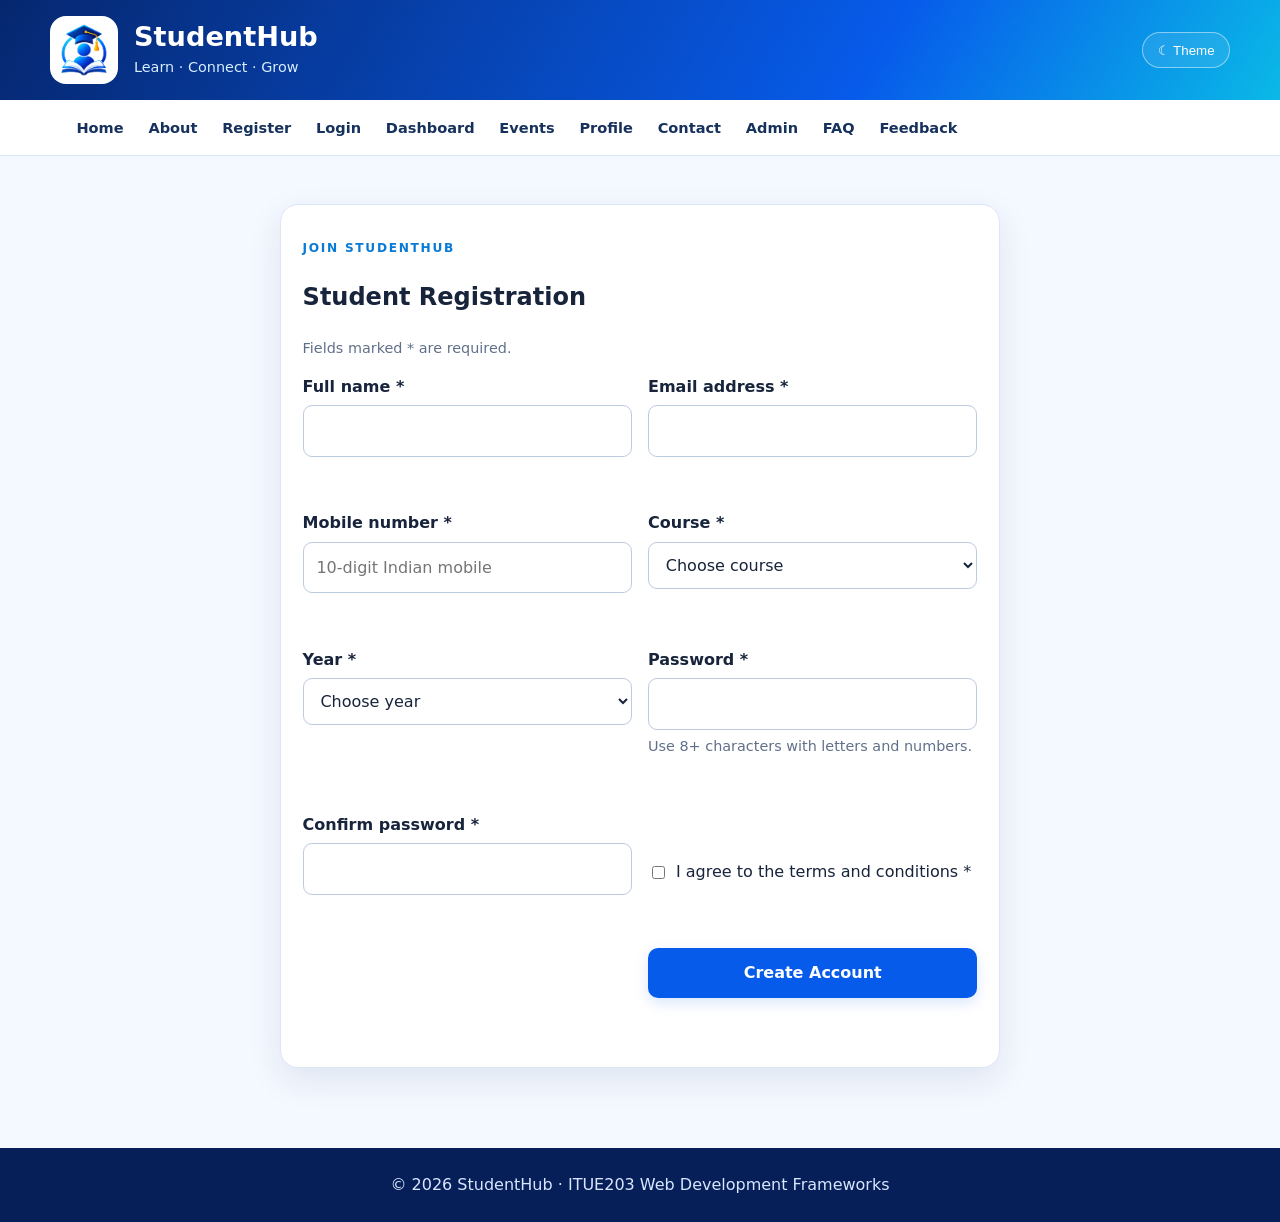
<file: register.html>
<!doctype html>
<html lang="en">
<head>
  <meta charset="utf-8">
  <meta name="viewport" content="width=device-width, initial-scale=1">
  <meta name="description" content="StudentHub student portal">
  <title>Register | StudentHub</title>
  <link rel="stylesheet" href="style.css">
</head>
<body>
<a class="skip-link" href="#main">Skip to content</a>
<header class="site-header">
  <img src="assets/logo.png" alt="StudentHub education logo" class="logo">
  <div><h1>StudentHub</h1><p>Learn · Connect · Grow</p></div>
  <button class="theme-toggle" id="themeToggle" type="button" aria-label="Toggle light and dark theme">☾ Theme</button>
</header>
<nav class="main-nav" aria-label="Main navigation">
  <button class="menu-toggle" id="menuToggle" aria-expanded="false" aria-controls="navLinks">☰ Menu</button>
  <div class="nav-links" id="navLinks"><a href="index.html">Home</a>
<a href="about.html">About</a>
<a href="register.html">Register</a>
<a href="login.html">Login</a>
<a href="dashboard.html">Dashboard</a>
<a href="events.html">Events</a>
<a href="profile.html">Profile</a>
<a href="contact.html">Contact</a>
<a href="admin.html">Admin</a>
<a href="faq.html">FAQ</a>
<a href="feedback.html">Feedback</a></div>
</nav>
<main id="main" class="page-wrap">

<section class="form-panel narrow"><p class="eyebrow">JOIN STUDENTHUB</p><h2>Student Registration</h2><p class="muted">Fields marked * are required.</p>

<!-- ADDED: Message Div for success/error feedback -->
<div id="formMessage" style="display: none; padding: 1rem; margin-bottom: 1rem; border-radius: 4px; font-weight: bold; text-align: center;"></div>

<form id="registerForm" action="php/register.php" method="post" novalidate>
<div class="form-grid">
<!-- UPDATED: name="fullName" -->
<div class="field"><label for="fullName">Full name *</label><input id="fullName" name="fullName" required minlength="2" autocomplete="name"><small class="error" id="nameError"></small></div>
<div class="field"><label for="email">Email address *</label><input id="email" name="email" type="email" required autocomplete="email"><small class="error" id="emailError"></small></div>
<div class="field"><label for="mobile">Mobile number *</label><input id="mobile" name="mobile" inputmode="numeric" pattern="[6-9][0-9]{9}" required placeholder="10-digit Indian mobile"><small class="error" id="mobileError"></small></div>
<div class="field"><label for="course">Course *</label><select id="course" name="course" required><option value="">Choose course</option><option>Computer Engineering</option><option>Information Technology</option><option>Electronics Engineering</option><option>Mechanical Engineering</option></select><small class="error" id="courseError"></small></div>
<div class="field"><label for="year">Year *</label><select id="year" name="year" required><option value="">Choose year</option><option value="1">1st Year</option><option value="2">2nd Year</option><option value="3">3rd Year</option><option value="4">4th Year</option></select></div>
<div class="field"><label for="password">Password *</label><input id="password" name="password" type="password" minlength="8" required autocomplete="new-password"><small id="passwordStrength" class="muted">Use 8+ characters with letters and numbers.</small><small class="error" id="passwordError"></small></div>
<div class="field"><label for="confirmPassword">Confirm password *</label><input id="confirmPassword" name="confirm_password" type="password" required autocomplete="new-password"><small class="error" id="confirmError"></small></div>

<label class="check-line"><input type="checkbox" id="terms" name="terms" required> I agree to the terms and conditions *</label><small class="error" id="termsError"></small>
<button class="button" type="submit">Create Account</button><p id="registerMessage" role="status" aria-live="polite"></p>

</form></section>

</main>
<footer class="site-footer"><p>&copy; 2026 StudentHub · ITUE203 Web Development Frameworks</p></footer>
<script src="script.js" defer></script>

<!-- ADDED: JavaScript to handle status messages -->
<script>
    const urlParams = new URLSearchParams(window.location.search);
    const msgDiv = document.getElementById('formMessage');
    
    if (urlParams.has('status')) {
        msgDiv.style.display = 'block';
        const status = urlParams.get('status');
        const msg = urlParams.get('msg');
        
        if (status === 'success') {
            msgDiv.style.backgroundColor = '#d4edda';
            msgDiv.style.color = '#155724';
            msgDiv.style.border = '1px solid #c3e6cb';
            msgDiv.textContent = 'Registration successful! You can now log in.';
        } else if (status === 'error') {
            msgDiv.style.backgroundColor = '#f8d7da';
            msgDiv.style.color = '#721c24';
            msgDiv.style.border = '1px solid #f5c6cb';
            if (msg === 'duplicate_email') {
                msgDiv.textContent = 'This email is already registered. Please log in.';
            } else {
                msgDiv.textContent = 'Error processing registration. Please check your inputs or database.';
            }
        }
    }
</script>
</body>
</html>
</file>
<file: style.css>
:root{--navy:#092b72;--blue:#075bea;--cyan:#12bfe8;--ink:#17243b;--muted:#61708a;--paper:#f4f8ff;--card:#fff;--line:#dce6f4;--accent:#ffbd19;--shadow:0 12px 35px rgba(13,48,105,.09)}
*{box-sizing:border-box}html{scroll-behavior:smooth}body{margin:0;background:var(--paper);color:var(--ink);font:16px/1.6 system-ui,-apple-system,BlinkMacSystemFont,"Segoe UI",sans-serif}a{color:#075bea;text-underline-offset:3px}a:focus-visible,button:focus-visible,input:focus-visible,select:focus-visible,textarea:focus-visible{outline:3px solid #ffbd19;outline-offset:3px}.skip-link{position:absolute;left:-9999px;top:0;background:#fff;padding:.7rem;z-index:99}.skip-link:focus{left:1rem}.site-header{display:flex;align-items:center;gap:1rem;padding:1rem max(1rem,calc((100% - 1180px)/2));background:linear-gradient(120deg,#06276f,#075bea 68%,#0ab9e7);color:#fff}.site-header .logo{width:68px;height:68px;object-fit:contain;background:#fff;border-radius:16px;padding:4px}.site-header h1{margin:0;font-size:1.7rem;line-height:1.2}.site-header p{margin:.15rem 0 0;color:#d8edff;font-size:.9rem}.theme-toggle{margin-left:auto;border:1px solid #ffffff77;background:#ffffff16;color:#fff;border-radius:999px;padding:.6rem .9rem;cursor:pointer}.main-nav{background:#fff;border-bottom:1px solid var(--line);position:sticky;top:0;z-index:20}.nav-links{max-width:1180px;margin:auto;display:flex;flex-wrap:wrap;gap:.25rem;padding:.45rem 1rem}.nav-links a{padding:.55rem .65rem;text-decoration:none;color:#17315d;border-radius:8px;font-weight:600;font-size:.91rem}.nav-links a:hover,.nav-links a:focus{background:#eaf3ff;color:#064fd0}.menu-toggle{display:none}.page-wrap{max-width:1180px;margin:0 auto;padding:2rem 1rem 4rem;min-height:65vh}.hero{padding:clamp(2rem,6vw,5rem);border-radius:28px;color:#fff;background:radial-gradient(circle at 85% 10%,#12bfe8 0,transparent 28%),linear-gradient(125deg,#082a75,#075bea);box-shadow:var(--shadow)}.hero h2{font-size:clamp(2rem,5vw,3.7rem);line-height:1.08;max-width:750px;margin:.25rem 0 1rem}.lead{font-size:1.12rem;color:var(--muted);max-width:760px}.hero .lead{color:#e3efff}.eyebrow{font-size:.76rem;letter-spacing:.14em;font-weight:800;color:#087bd7}.hero .eyebrow{color:#9cecff}.hero-actions{display:flex;flex-wrap:wrap;gap:.75rem;margin-top:1.5rem}.button{display:inline-flex;justify-content:center;align-items:center;background:#075bea;color:white;border:0;border-radius:10px;padding:.75rem 1.1rem;font:inherit;font-weight:750;text-decoration:none;cursor:pointer;box-shadow:0 5px 14px #075bea26}.button:hover{background:#0646b5}.button-outline{background:transparent;border:1px solid currentColor;color:inherit;box-shadow:none}.hero .button-outline{color:#fff}.section,.page-heading{margin:2.5rem 0 1.25rem}.section h2,.page-heading h2{font-size:clamp(1.6rem,3vw,2.2rem);line-height:1.2;margin:.2rem 0 .6rem}.card-grid{display:grid;grid-template-columns:repeat(3,minmax(0,1fr));gap:1rem;margin:1.25rem 0}.card,.stat-card,.form-panel,.notice{background:var(--card);border:1px solid var(--line);border-radius:18px;padding:1.35rem;box-shadow:var(--shadow)}.card h3{margin:.1rem 0 .5rem}.card p{color:var(--muted)}.card-icon{font-size:1.7rem}.notice{background:#eaf5ff;border-color:#c9e3ff}.site-footer{text-align:center;padding:1.5rem;background:#061f58;color:#d8e6ff}.site-footer p{margin:0}.form-panel{margin:1rem auto;max-width:850px}.form-panel.narrow{max-width:720px}.form-grid{display:grid;grid-template-columns:repeat(2,minmax(0,1fr));gap:1rem}.field{display:flex;flex-direction:column;gap:.35rem;margin:0 0 1rem}.field label,legend{font-weight:700}.field input,.field select,.field textarea,.toolbar input,.toolbar select{width:100%;padding:.75rem .8rem;border:1px solid #bdcbe0;border-radius:9px;background:var(--card);color:var(--ink);font:inherit}.field textarea{resize:vertical}.field fieldset{border:0}.inline{display:inline-flex;align-items:center;gap:.35rem;margin:.25rem .8rem .25rem 0}.inline input,.check-line input{width:auto}.check-line{display:flex;align-items:center;gap:.5rem;margin:1rem 0}.error{color:#b42318;min-height:1rem}.muted{color:var(--muted);font-size:.9rem}.stats-grid{display:grid;grid-template-columns:repeat(4,minmax(0,1fr));gap:1rem}.stat-card{display:flex;flex-direction:column;gap:.25rem}.stat-card strong{font-size:2.1rem;color:#075bea}.progress{height:8px;background:#dce9fc;border-radius:10px;overflow:hidden}.progress span{display:block;height:100%;background:linear-gradient(90deg,#12bfe8,#075bea)}.profile-hero{display:flex;align-items:center;gap:1.5rem;background:linear-gradient(120deg,#e7f5ff,#fff);border:1px solid var(--line);border-radius:20px;padding:1.5rem}.profile-picture{width:145px;height:145px;object-fit:cover;border-radius:50%;border:5px solid white;box-shadow:var(--shadow)}.profile-hero h2{margin:.2rem 0}.pill{display:inline-block;padding:.25rem .7rem;background:#e3f1ff;color:#0646b5;border-radius:999px;font-size:.85rem;font-weight:700}.skill-list{display:flex;flex-wrap:wrap;gap:.6rem}.skill-list span{background:#e8f2ff;border:1px solid #d2e5ff;border-radius:999px;padding:.45rem .8rem}.toolbar{display:grid;grid-template-columns:auto minmax(160px,1fr) auto minmax(160px,.6fr);align-items:center;gap:.6rem;background:var(--card);padding:1rem;border:1px solid var(--line);border-radius:14px}.event-card .event-meta{font-size:.88rem;color:var(--muted)}.pagination{display:flex;justify-content:center;align-items:center;gap:1rem;margin:1.5rem}.faq-list details{background:var(--card);border:1px solid var(--line);border-radius:12px;padding:1rem 1.2rem;margin:.75rem 0}.faq-list summary{font-weight:750;cursor:pointer}.faq-list p{color:var(--muted)}body.dark{--paper:#0d1424;--card:#151f33;--ink:#eaf0ff;--muted:#afbdd5;--line:#2a3a55;--shadow:0 12px 35px #0003}body.dark .main-nav{background:#101a2c}body.dark .nav-links a{color:#e4edff}body.dark .nav-links a:hover{background:#233858}body.dark .notice,body.dark .profile-hero{background:#182b48}body.dark .skill-list span,body.dark .pill{background:#233958;color:#dbeaff;border-color:#344b70}
@media(max-width:850px){.card-grid{grid-template-columns:repeat(2,minmax(0,1fr))}.stats-grid{grid-template-columns:repeat(2,minmax(0,1fr))}.nav-links{gap:0}.nav-links a{font-size:.85rem;padding:.45rem}.toolbar{grid-template-columns:1fr 2fr}}
@media(max-width:600px){.site-header{padding:1rem;gap:.7rem}.site-header .logo{width:52px;height:52px}.site-header h1{font-size:1.35rem}.theme-toggle{font-size:.8rem;padding:.45rem}.menu-toggle{display:block;width:100%;text-align:left;padding:.8rem 1rem;border:0;background:#fff;color:#17315d;font:inherit;font-weight:750}.nav-links{display:none;flex-direction:column;padding:.3rem 1rem 1rem}.nav-links.open{display:flex}.nav-links a{font-size:1rem}.page-wrap{padding:1.2rem .85rem 2.5rem}.card-grid,.stats-grid,.form-grid{grid-template-columns:1fr}.profile-hero{align-items:flex-start;flex-direction:column}.profile-picture{width:110px;height:110px}.toolbar{grid-template-columns:1fr}.hero{border-radius:18px}.hero h2{font-size:2.3rem}.pagination{gap:.5rem}.pagination .button{padding:.6rem .7rem}}

/* Bottom Right Fixed Logout Button */
.logout-btn {
    background-color: #ef4444; 
    color: #ffffff !important;
    padding: 12px 24px;
    border-radius: 30px; /* Thodu vadhu gol (pill shape) jethi corner ma mast lage */
    font-weight: 600;
    text-decoration: none;
    letter-spacing: 0.5px;
    transition: all 0.3s ease;
    box-shadow: 0 4px 12px rgba(239, 68, 68, 0.3);
    
    /* Ahi thi button bottom-right corner ma fix thase */
    position: fixed;
    bottom: 30px;
    right: 30px;
    z-index: 9999; /* Button badha content ni upar rahe te mate */
}

.logout-btn:hover {
    background-color: #dc2626; 
    box-shadow: 0 6px 16px rgba(239, 68, 68, 0.5);
    transform: translateY(-3px); 
}

.logout-btn:active {
    transform: translateY(0); 
    box-shadow: 0 2px 4px rgba(239, 68, 68, 0.2);
}
</file>
